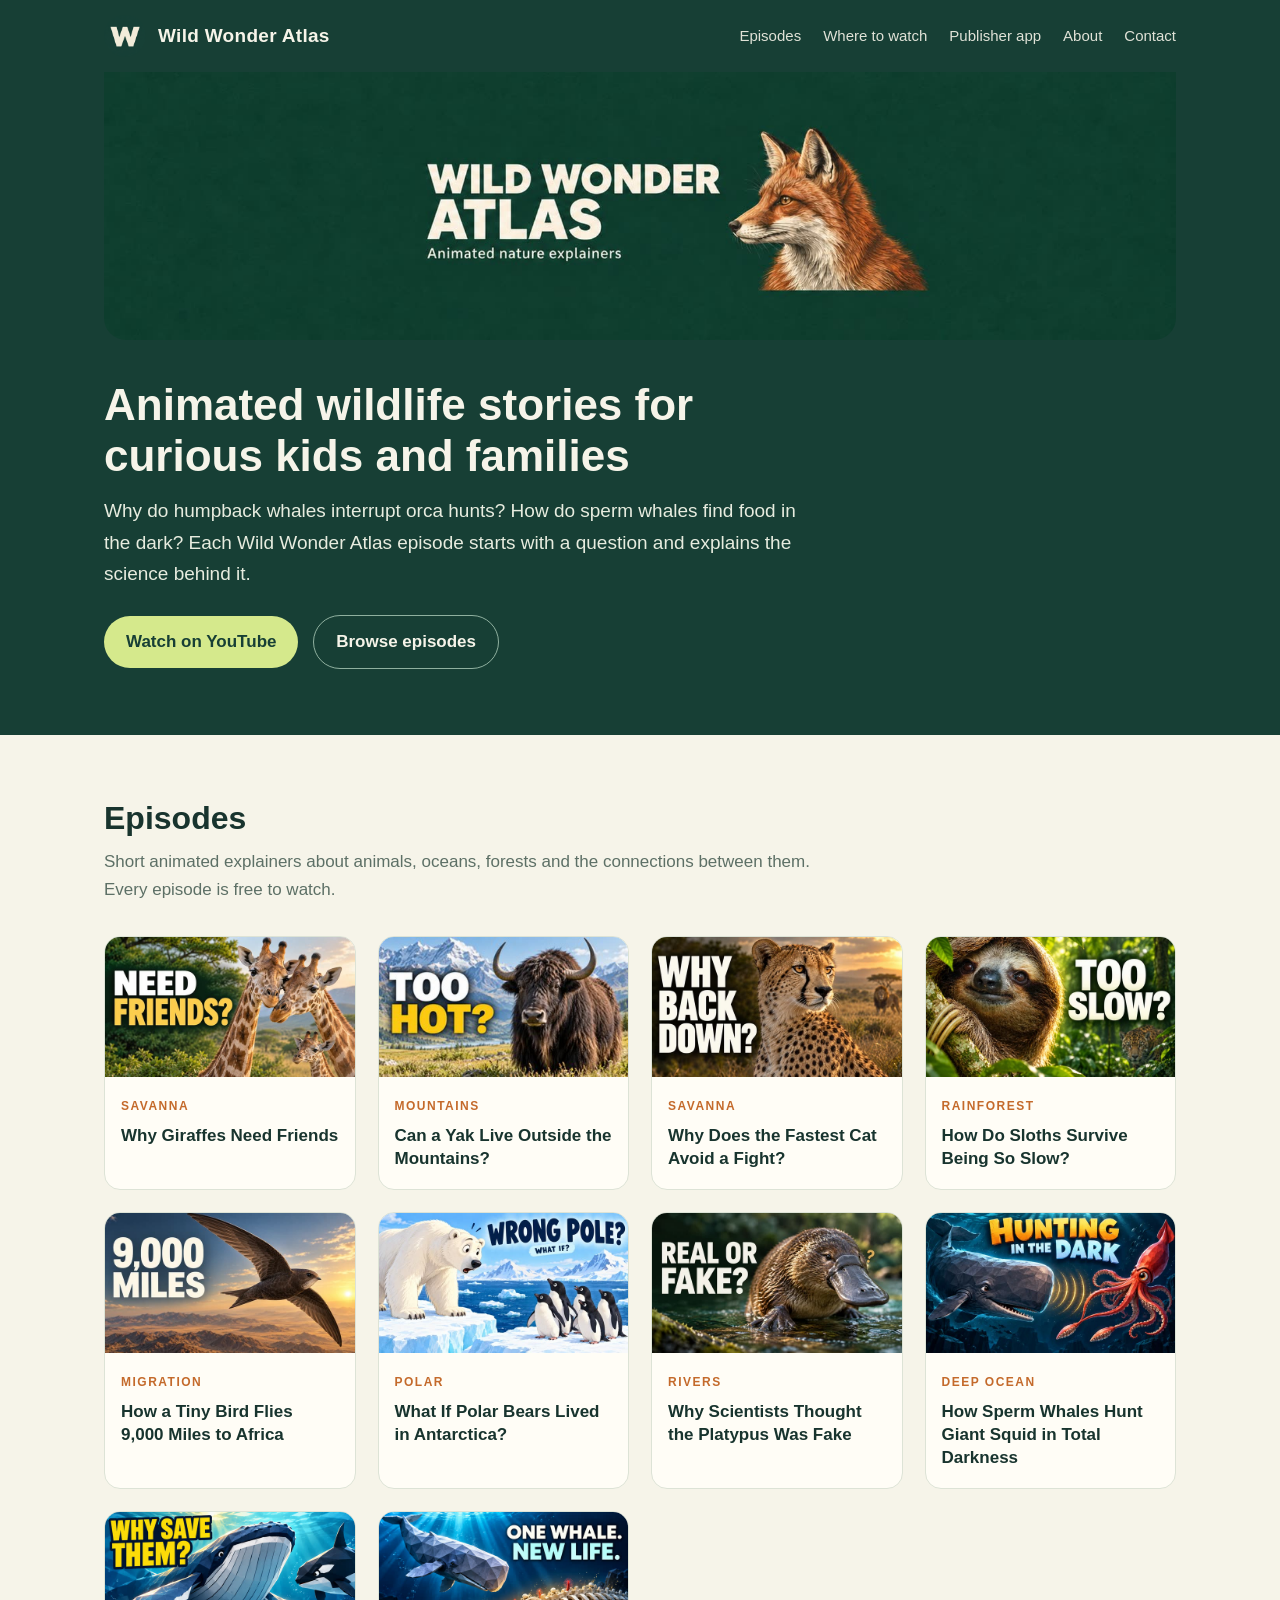
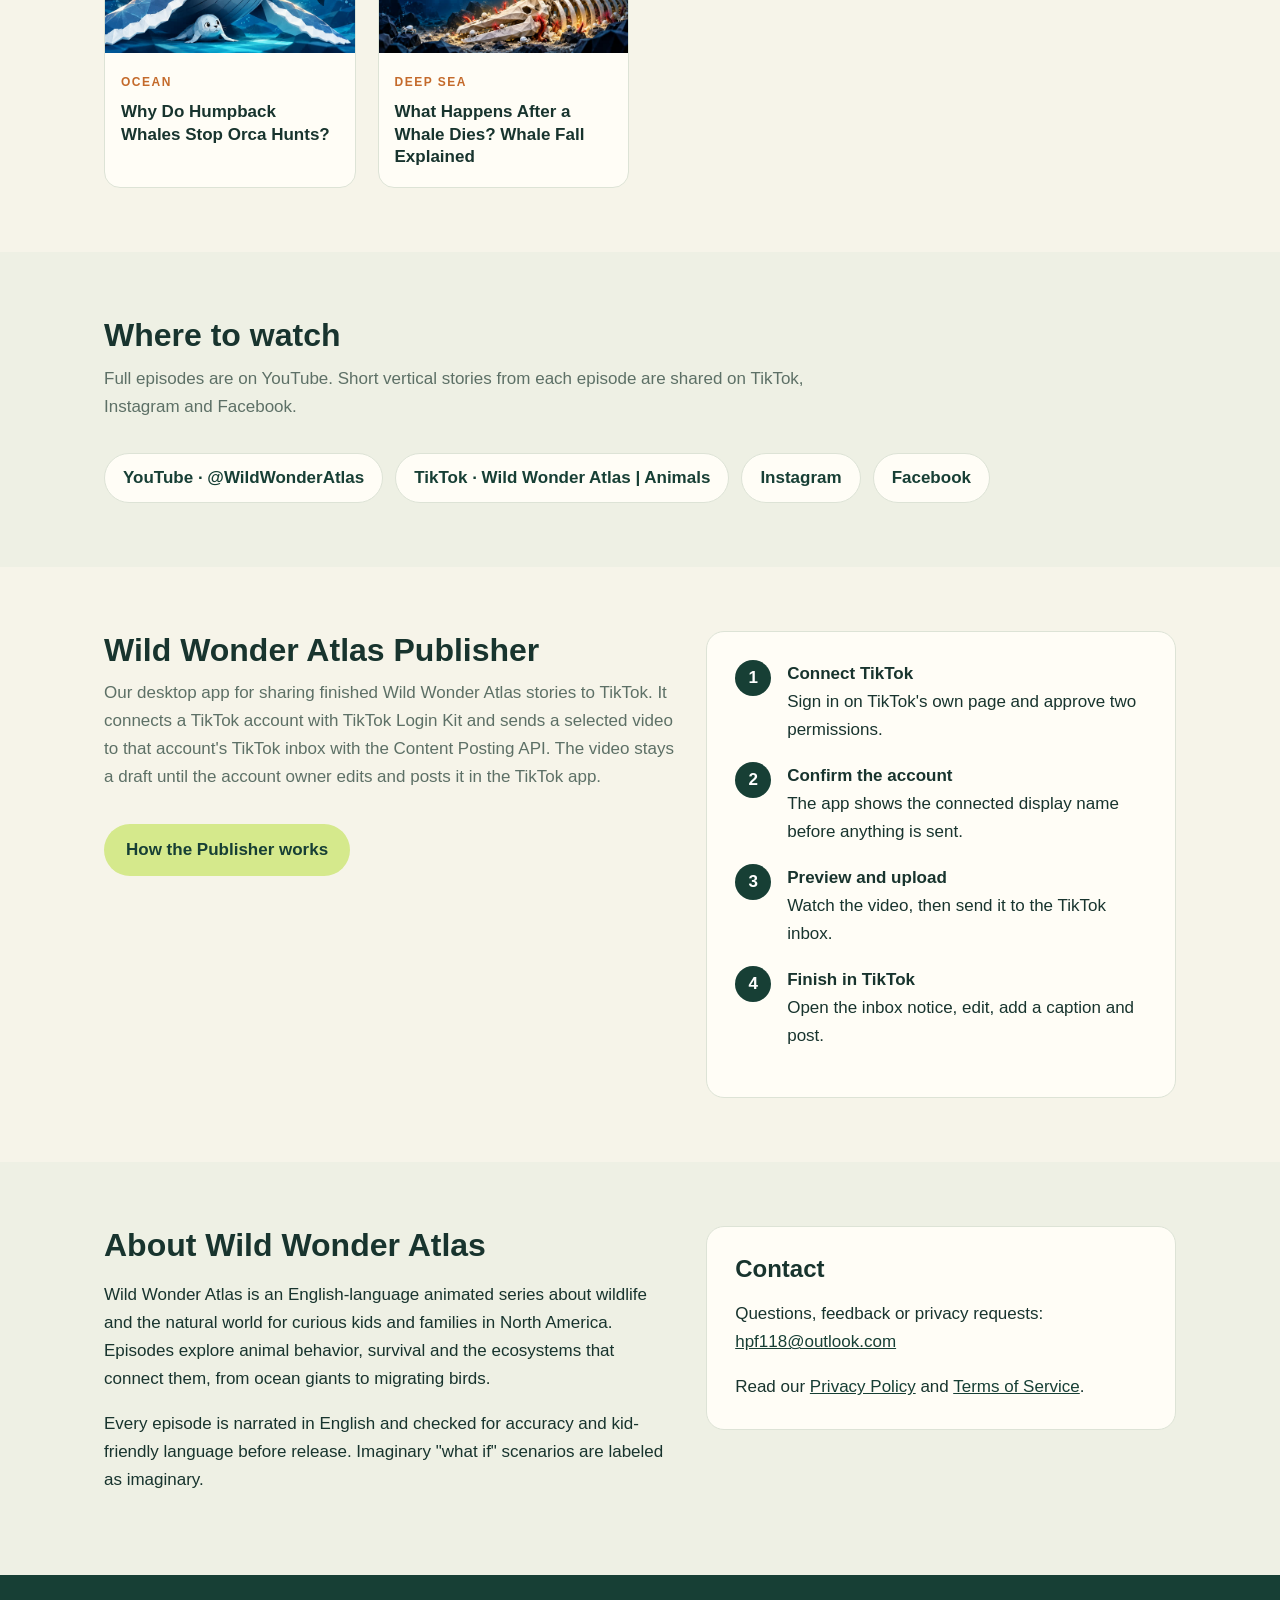
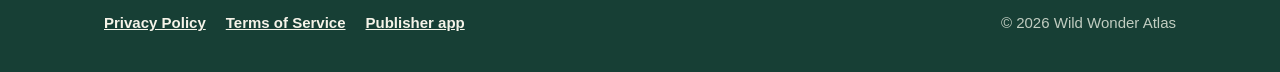
<file: index.html>
<!doctype html>
<html lang="en">
<head>
<meta charset="utf-8">
<meta name="viewport" content="width=device-width,initial-scale=1">
<title>Wild Wonder Atlas · Animated wildlife stories</title>
<meta name="description" content="Wild Wonder Atlas makes short animated videos about animals and the natural world for curious kids and families.">
<link rel="icon" href="assets/favicon.png">
<link rel="stylesheet" href="assets/site.css">
</head>
<body>
<header class="site-header"><div class="wrap">
  <a class="brand" href="./"><img src="assets/logo.png" alt="">Wild Wonder Atlas</a>
  <nav class="nav" aria-label="Main">
    <a href="#episodes">Episodes</a>
    <a href="#watch">Where to watch</a>
    <a href="publisher.html">Publisher app</a>
    <a href="#about">About</a>
    <a href="#contact">Contact</a>
  </nav>
</div></header>

<div class="hero">
  <div class="wrap">
    <img class="banner" src="assets/banner.jpg" alt="Wild Wonder Atlas: animated nature explainers">
    <h1>Animated wildlife stories for curious kids and families</h1>
    <p>Why do humpback whales interrupt orca hunts? How do sperm whales find food in the dark? Each Wild Wonder Atlas episode starts with a question and explains the science behind it.</p>
    <a class="btn" href="https://www.youtube.com/@WildWonderAtlas" target="_blank" rel="noopener">Watch on YouTube</a>
    <a class="btn ghost" href="#episodes">Browse episodes</a>
  </div>
</div>

<main>
<section id="episodes"><div class="wrap">
  <h2>Episodes</h2>
  <p class="lead">Short animated explainers about animals, oceans, forests and the connections between them. Every episode is free to watch.</p>
  <div class="grid">
    <a class="card" href="https://www.youtube.com/watch?v=ypf9FYFjybo" target="_blank" rel="noopener"><img src="assets/episodes/giraffe.jpg" alt="" loading="lazy"><div class="body"><span class="ep">Savanna</span><h3>Why Giraffes Need Friends</h3></div></a>
    <a class="card" href="https://www.youtube.com/watch?v=_Oc1u1o30BY" target="_blank" rel="noopener"><img src="assets/episodes/yak.jpg" alt="" loading="lazy"><div class="body"><span class="ep">Mountains</span><h3>Can a Yak Live Outside the Mountains?</h3></div></a>
    <a class="card" href="https://youtu.be/PtMTzSaX2i0" target="_blank" rel="noopener"><img src="assets/episodes/cheetah.jpg" alt="" loading="lazy"><div class="body"><span class="ep">Savanna</span><h3>Why Does the Fastest Cat Avoid a Fight?</h3></div></a>
    <a class="card" href="https://youtu.be/ADTaYzSQ8yM" target="_blank" rel="noopener"><img src="assets/episodes/sloth.jpg" alt="" loading="lazy"><div class="body"><span class="ep">Rainforest</span><h3>How Do Sloths Survive Being So Slow?</h3></div></a>
    <a class="card" href="https://youtu.be/OcNJiG47Cvo" target="_blank" rel="noopener"><img src="assets/episodes/swift.jpg" alt="" loading="lazy"><div class="body"><span class="ep">Migration</span><h3>How a Tiny Bird Flies 9,000 Miles to Africa</h3></div></a>
    <a class="card" href="https://youtu.be/HnYX46neRrM" target="_blank" rel="noopener"><img src="assets/episodes/polar-bear.jpg" alt="" loading="lazy"><div class="body"><span class="ep">Polar</span><h3>What If Polar Bears Lived in Antarctica?</h3></div></a>
    <a class="card" href="https://youtu.be/VruYuv_6Zz4" target="_blank" rel="noopener"><img src="assets/episodes/platypus.jpg" alt="" loading="lazy"><div class="body"><span class="ep">Rivers</span><h3>Why Scientists Thought the Platypus Was Fake</h3></div></a>
    <a class="card" href="https://www.youtube.com/watch?v=IwiirFUqueE" target="_blank" rel="noopener"><img src="assets/episodes/sperm-whale.jpg" alt="" loading="lazy"><div class="body"><span class="ep">Deep ocean</span><h3>How Sperm Whales Hunt Giant Squid in Total Darkness</h3></div></a>
    <a class="card" href="https://youtu.be/PVtACHRU_58" target="_blank" rel="noopener"><img src="assets/episodes/humpback-orca.jpg" alt="" loading="lazy"><div class="body"><span class="ep">Ocean</span><h3>Why Do Humpback Whales Stop Orca Hunts?</h3></div></a>
    <a class="card" href="https://youtu.be/ZBlgUFF6l5k" target="_blank" rel="noopener"><img src="assets/episodes/whale-fall.jpg" alt="" loading="lazy"><div class="body"><span class="ep">Deep sea</span><h3>What Happens After a Whale Dies? Whale Fall Explained</h3></div></a>
  </div>
</div></section>

<section id="watch" class="alt"><div class="wrap">
  <h2>Where to watch</h2>
  <p class="lead">Full episodes are on YouTube. Short vertical stories from each episode are shared on TikTok, Instagram and Facebook.</p>
  <div class="platforms">
    <a href="https://www.youtube.com/@WildWonderAtlas" target="_blank" rel="noopener">YouTube · @WildWonderAtlas</a>
    <a href="https://www.tiktok.com/@hpf118" target="_blank" rel="noopener">TikTok · Wild Wonder Atlas | Animals</a>
    <a href="https://www.instagram.com/hpf1182026/" target="_blank" rel="noopener">Instagram</a>
    <a href="https://www.facebook.com/profile.php?id=61594639574693" target="_blank" rel="noopener">Facebook</a>
  </div>
</div></section>

<section id="publisher"><div class="wrap two">
  <div>
    <h2>Wild Wonder Atlas Publisher</h2>
    <p class="lead">Our desktop app for sharing finished Wild Wonder Atlas stories to TikTok. It connects a TikTok account with TikTok Login Kit and sends a selected video to that account's TikTok inbox with the Content Posting API. The video stays a draft until the account owner edits and posts it in the TikTok app.</p>
    <a class="btn" href="publisher.html">How the Publisher works</a>
  </div>
  <div class="panel">
    <ol class="steps">
      <li><strong>Connect TikTok</strong>Sign in on TikTok's own page and approve two permissions.</li>
      <li><strong>Confirm the account</strong>The app shows the connected display name before anything is sent.</li>
      <li><strong>Preview and upload</strong>Watch the video, then send it to the TikTok inbox.</li>
      <li><strong>Finish in TikTok</strong>Open the inbox notice, edit, add a caption and post.</li>
    </ol>
  </div>
</div></section>

<section id="about" class="alt"><div class="wrap two">
  <div>
    <h2>About Wild Wonder Atlas</h2>
    <p>Wild Wonder Atlas is an English-language animated series about wildlife and the natural world for curious kids and families in North America. Episodes explore animal behavior, survival and the ecosystems that connect them, from ocean giants to migrating birds.</p>
    <p>Every episode is narrated in English and checked for accuracy and kid-friendly language before release. Imaginary "what if" scenarios are labeled as imaginary.</p>
  </div>
  <div class="panel" id="contact">
    <h2 style="font-size:24px">Contact</h2>
    <p>Questions, feedback or privacy requests:<br><a href="mailto:hpf118@outlook.com">hpf118@outlook.com</a></p>
    <p style="margin-bottom:0">Read our <a href="privacy.html">Privacy Policy</a> and <a href="terms.html">Terms of Service</a>.</p>
  </div>
</div></section>
</main>

<footer class="site-footer"><div class="wrap">
  <div class="legal"><a href="privacy.html">Privacy Policy</a><a href="terms.html">Terms of Service</a><a href="publisher.html">Publisher app</a></div>
  <div class="copy">© 2026 Wild Wonder Atlas</div>
</div></footer>
</body>
</html>
</file>
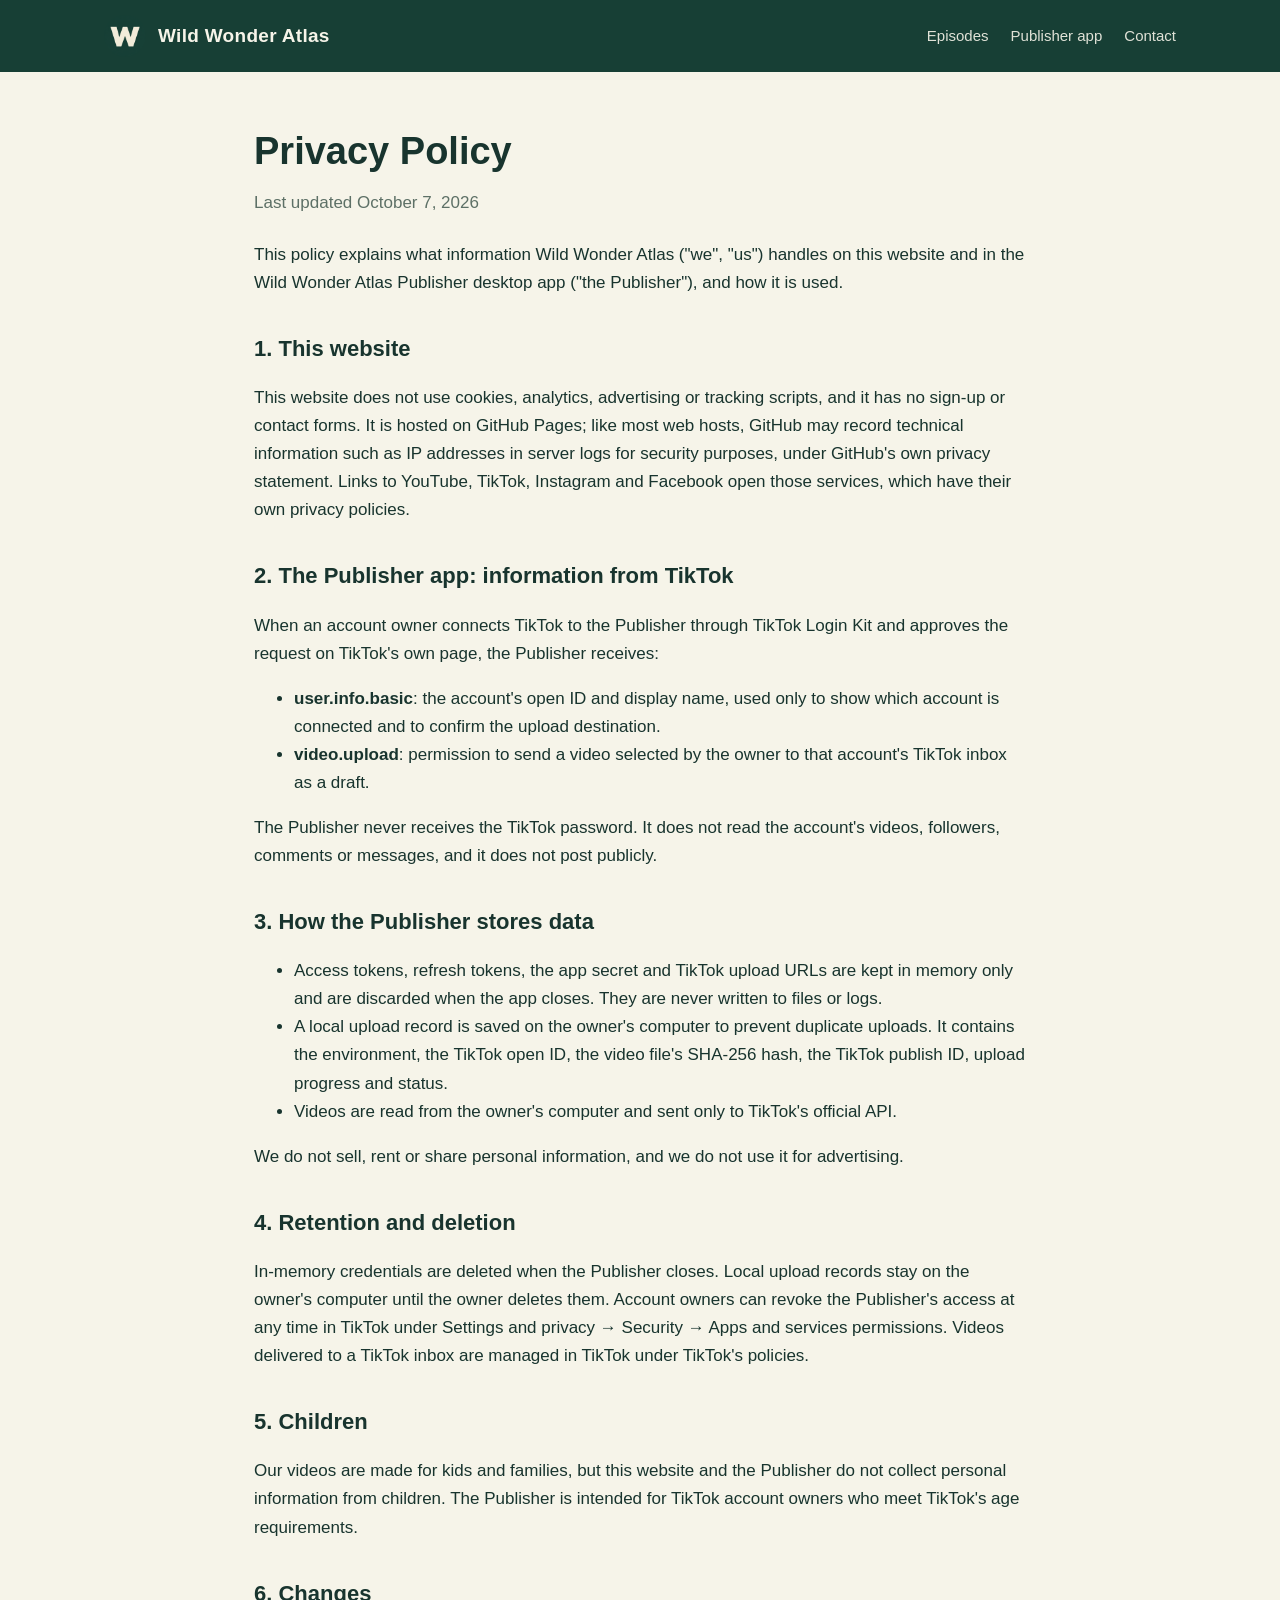
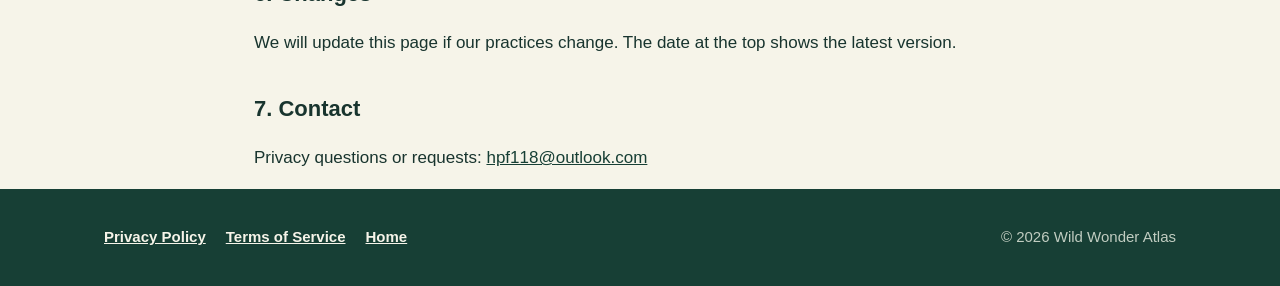
<file: privacy.html>
<!doctype html>
<html lang="en">
<head>
<meta charset="utf-8">
<meta name="viewport" content="width=device-width,initial-scale=1">
<title>Privacy Policy · Wild Wonder Atlas</title>
<link rel="icon" href="assets/favicon.png">
<link rel="stylesheet" href="assets/site.css">
</head>
<body>
<header class="site-header"><div class="wrap">
  <a class="brand" href="./"><img src="assets/logo.png" alt="">Wild Wonder Atlas</a>
  <nav class="nav" aria-label="Main">
    <a href="./#episodes">Episodes</a>
    <a href="publisher.html">Publisher app</a>
    <a href="./#contact">Contact</a>
  </nav>
</div></header>

<main class="wrap doc">
<h1>Privacy Policy</h1>
<p class="meta">Last updated October 7, 2026</p>
<p>This policy explains what information Wild Wonder Atlas ("we", "us") handles on this website and in the Wild Wonder Atlas Publisher desktop app ("the Publisher"), and how it is used.</p>

<h2>1. This website</h2>
<p>This website does not use cookies, analytics, advertising or tracking scripts, and it has no sign-up or contact forms. It is hosted on GitHub Pages; like most web hosts, GitHub may record technical information such as IP addresses in server logs for security purposes, under GitHub's own privacy statement. Links to YouTube, TikTok, Instagram and Facebook open those services, which have their own privacy policies.</p>

<h2>2. The Publisher app: information from TikTok</h2>
<p>When an account owner connects TikTok to the Publisher through TikTok Login Kit and approves the request on TikTok's own page, the Publisher receives:</p>
<ul>
  <li><b>user.info.basic</b>: the account's open ID and display name, used only to show which account is connected and to confirm the upload destination.</li>
  <li><b>video.upload</b>: permission to send a video selected by the owner to that account's TikTok inbox as a draft.</li>
</ul>
<p>The Publisher never receives the TikTok password. It does not read the account's videos, followers, comments or messages, and it does not post publicly.</p>

<h2>3. How the Publisher stores data</h2>
<ul>
  <li>Access tokens, refresh tokens, the app secret and TikTok upload URLs are kept in memory only and are discarded when the app closes. They are never written to files or logs.</li>
  <li>A local upload record is saved on the owner's computer to prevent duplicate uploads. It contains the environment, the TikTok open ID, the video file's SHA-256 hash, the TikTok publish ID, upload progress and status.</li>
  <li>Videos are read from the owner's computer and sent only to TikTok's official API.</li>
</ul>
<p>We do not sell, rent or share personal information, and we do not use it for advertising.</p>

<h2>4. Retention and deletion</h2>
<p>In-memory credentials are deleted when the Publisher closes. Local upload records stay on the owner's computer until the owner deletes them. Account owners can revoke the Publisher's access at any time in TikTok under Settings and privacy → Security → Apps and services permissions. Videos delivered to a TikTok inbox are managed in TikTok under TikTok's policies.</p>

<h2>5. Children</h2>
<p>Our videos are made for kids and families, but this website and the Publisher do not collect personal information from children. The Publisher is intended for TikTok account owners who meet TikTok's age requirements.</p>

<h2>6. Changes</h2>
<p>We will update this page if our practices change. The date at the top shows the latest version.</p>

<h2>7. Contact</h2>
<p>Privacy questions or requests: <a href="mailto:hpf118@outlook.com">hpf118@outlook.com</a></p>
</main>

<footer class="site-footer"><div class="wrap">
  <div class="legal"><a href="privacy.html">Privacy Policy</a><a href="terms.html">Terms of Service</a><a href="./">Home</a></div>
  <div class="copy">© 2026 Wild Wonder Atlas</div>
</div></footer>
</body>
</html>
</file>
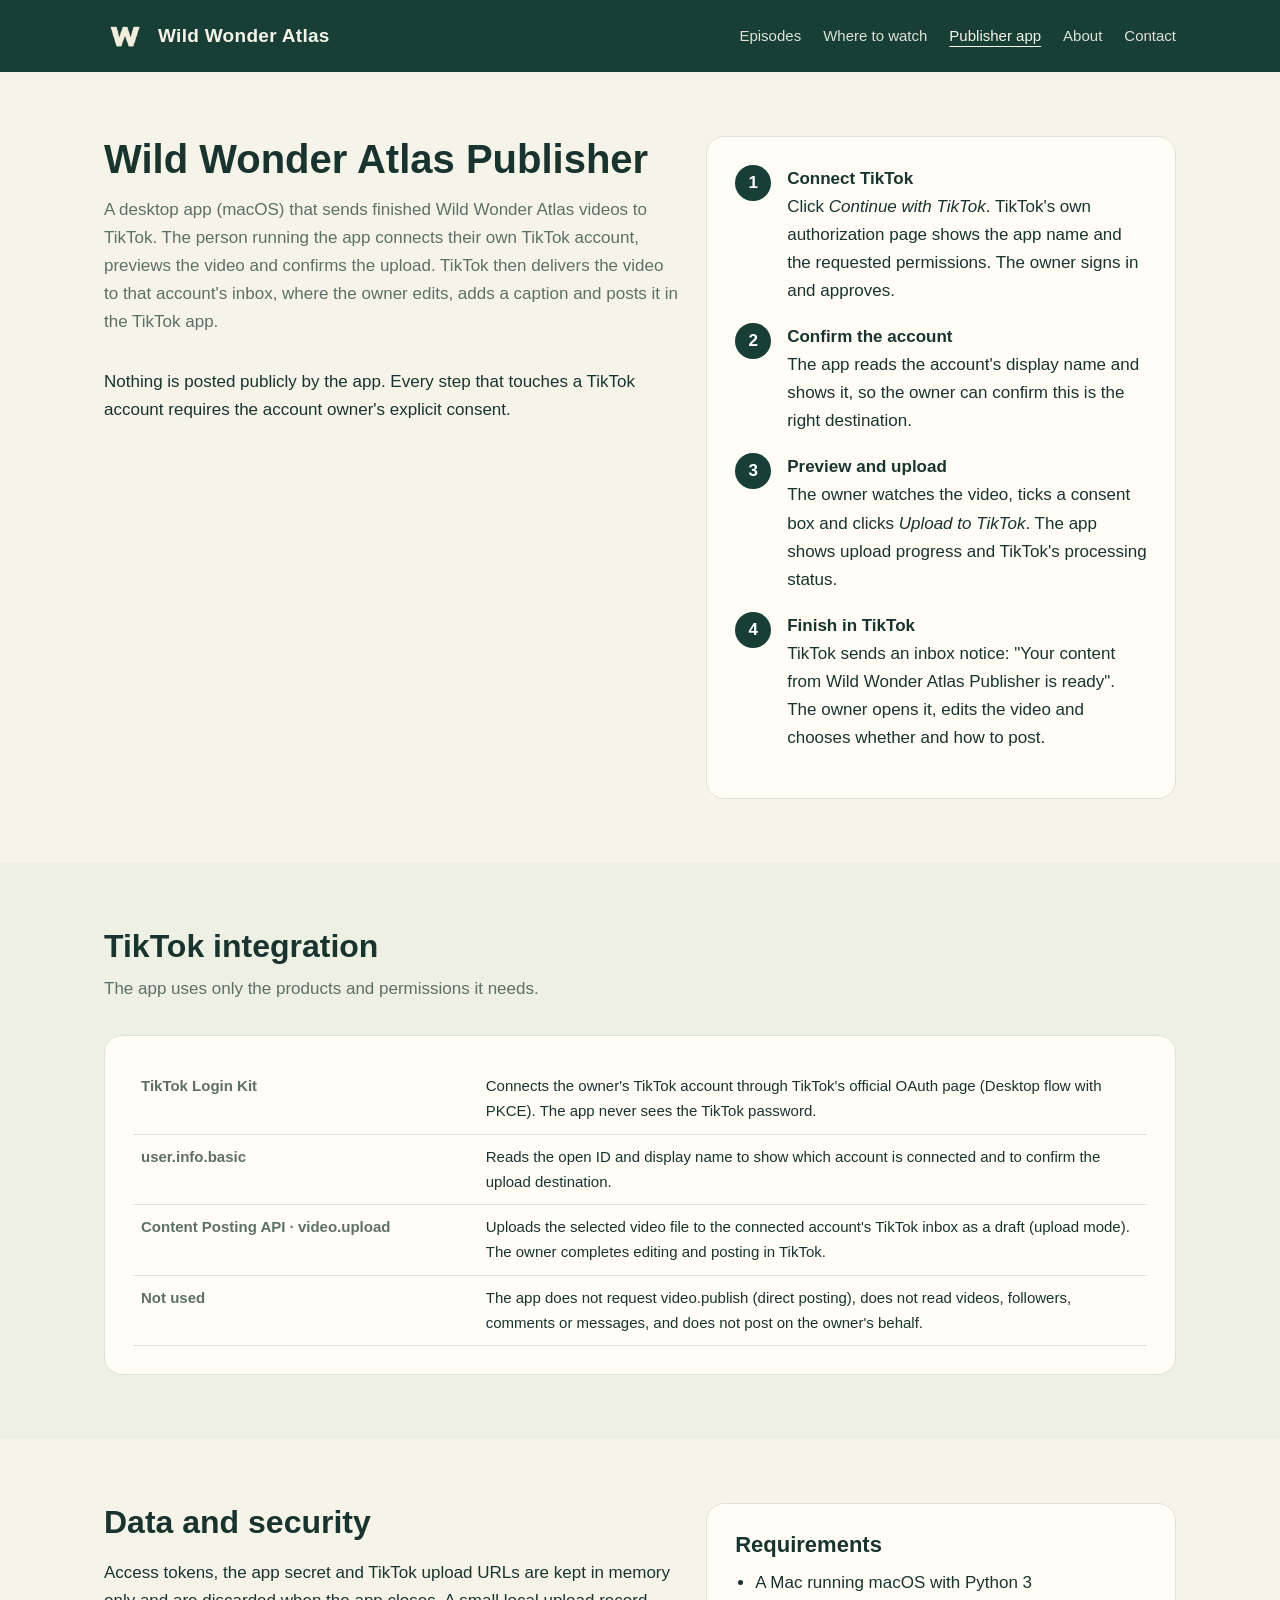
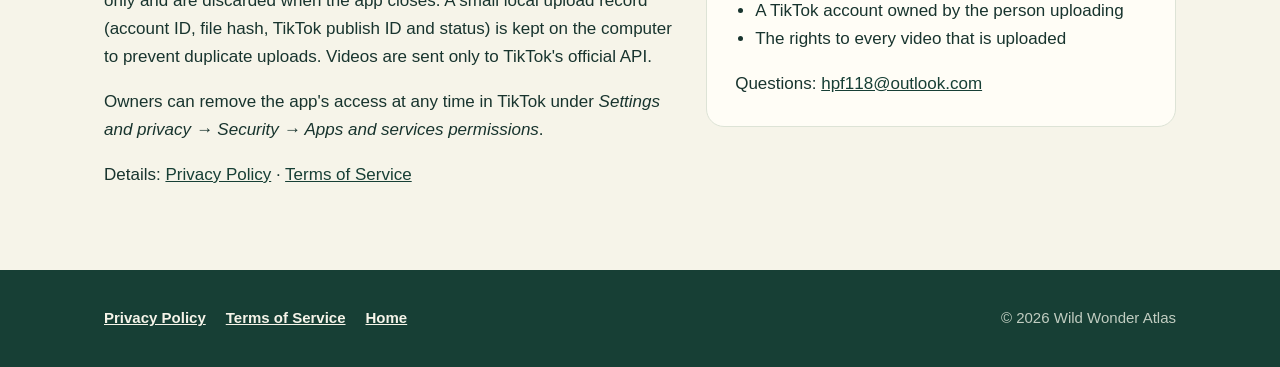
<file: publisher.html>
<!doctype html>
<html lang="en">
<head>
<meta charset="utf-8">
<meta name="viewport" content="width=device-width,initial-scale=1">
<title>Wild Wonder Atlas Publisher · Share stories to TikTok</title>
<meta name="description" content="Wild Wonder Atlas Publisher is a desktop app that sends Wild Wonder Atlas videos to a TikTok inbox with TikTok Login Kit and the Content Posting API.">
<link rel="icon" href="assets/favicon.png">
<link rel="stylesheet" href="assets/site.css">
</head>
<body>
<header class="site-header"><div class="wrap">
  <a class="brand" href="./"><img src="assets/logo.png" alt="">Wild Wonder Atlas</a>
  <nav class="nav" aria-label="Main">
    <a href="./#episodes">Episodes</a>
    <a href="./#watch">Where to watch</a>
    <a href="publisher.html" aria-current="page">Publisher app</a>
    <a href="./#about">About</a>
    <a href="./#contact">Contact</a>
  </nav>
</div></header>

<main>
<section><div class="wrap two">
  <div>
    <h1 style="font-size:40px;line-height:1.15;margin:0 0 14px">Wild Wonder Atlas Publisher</h1>
    <p class="lead">A desktop app (macOS) that sends finished Wild Wonder Atlas videos to TikTok. The person running the app connects their own TikTok account, previews the video and confirms the upload. TikTok then delivers the video to that account's inbox, where the owner edits, adds a caption and posts it in the TikTok app.</p>
    <p>Nothing is posted publicly by the app. Every step that touches a TikTok account requires the account owner's explicit consent.</p>
  </div>
  <div class="panel">
    <ol class="steps">
      <li><strong>Connect TikTok</strong>Click <em>Continue with TikTok</em>. TikTok's own authorization page shows the app name and the requested permissions. The owner signs in and approves.</li>
      <li><strong>Confirm the account</strong>The app reads the account's display name and shows it, so the owner can confirm this is the right destination.</li>
      <li><strong>Preview and upload</strong>The owner watches the video, ticks a consent box and clicks <em>Upload to TikTok</em>. The app shows upload progress and TikTok's processing status.</li>
      <li><strong>Finish in TikTok</strong>TikTok sends an inbox notice: "Your content from Wild Wonder Atlas Publisher is ready". The owner opens it, edits the video and chooses whether and how to post.</li>
    </ol>
  </div>
</div></section>

<section class="alt"><div class="wrap">
  <h2>TikTok integration</h2>
  <p class="lead">The app uses only the products and permissions it needs.</p>
  <div class="panel">
    <table>
      <tr><th>TikTok Login Kit</th><td>Connects the owner's TikTok account through TikTok's official OAuth page (Desktop flow with PKCE). The app never sees the TikTok password.</td></tr>
      <tr><th>user.info.basic</th><td>Reads the open ID and display name to show which account is connected and to confirm the upload destination.</td></tr>
      <tr><th>Content Posting API · video.upload</th><td>Uploads the selected video file to the connected account's TikTok inbox as a draft (upload mode). The owner completes editing and posting in TikTok.</td></tr>
      <tr><th>Not used</th><td>The app does not request video.publish (direct posting), does not read videos, followers, comments or messages, and does not post on the owner's behalf.</td></tr>
    </table>
  </div>
</div></section>

<section><div class="wrap two">
  <div>
    <h2>Data and security</h2>
    <p>Access tokens, the app secret and TikTok upload URLs are kept in memory only and are discarded when the app closes. A small local upload record (account ID, file hash, TikTok publish ID and status) is kept on the computer to prevent duplicate uploads. Videos are sent only to TikTok's official API.</p>
    <p>Owners can remove the app's access at any time in TikTok under <em>Settings and privacy → Security → Apps and services permissions</em>.</p>
    <p>Details: <a href="privacy.html">Privacy Policy</a> · <a href="terms.html">Terms of Service</a></p>
  </div>
  <div class="panel">
    <h2 style="font-size:22px">Requirements</h2>
    <ul style="margin:0;padding-left:20px">
      <li>A Mac running macOS with Python 3</li>
      <li>A TikTok account owned by the person uploading</li>
      <li>The rights to every video that is uploaded</li>
    </ul>
    <p style="margin-bottom:0">Questions: <a href="mailto:hpf118@outlook.com">hpf118@outlook.com</a></p>
  </div>
</div></section>
</main>

<footer class="site-footer"><div class="wrap">
  <div class="legal"><a href="privacy.html">Privacy Policy</a><a href="terms.html">Terms of Service</a><a href="./">Home</a></div>
  <div class="copy">© 2026 Wild Wonder Atlas</div>
</div></footer>
</body>
</html>
</file>
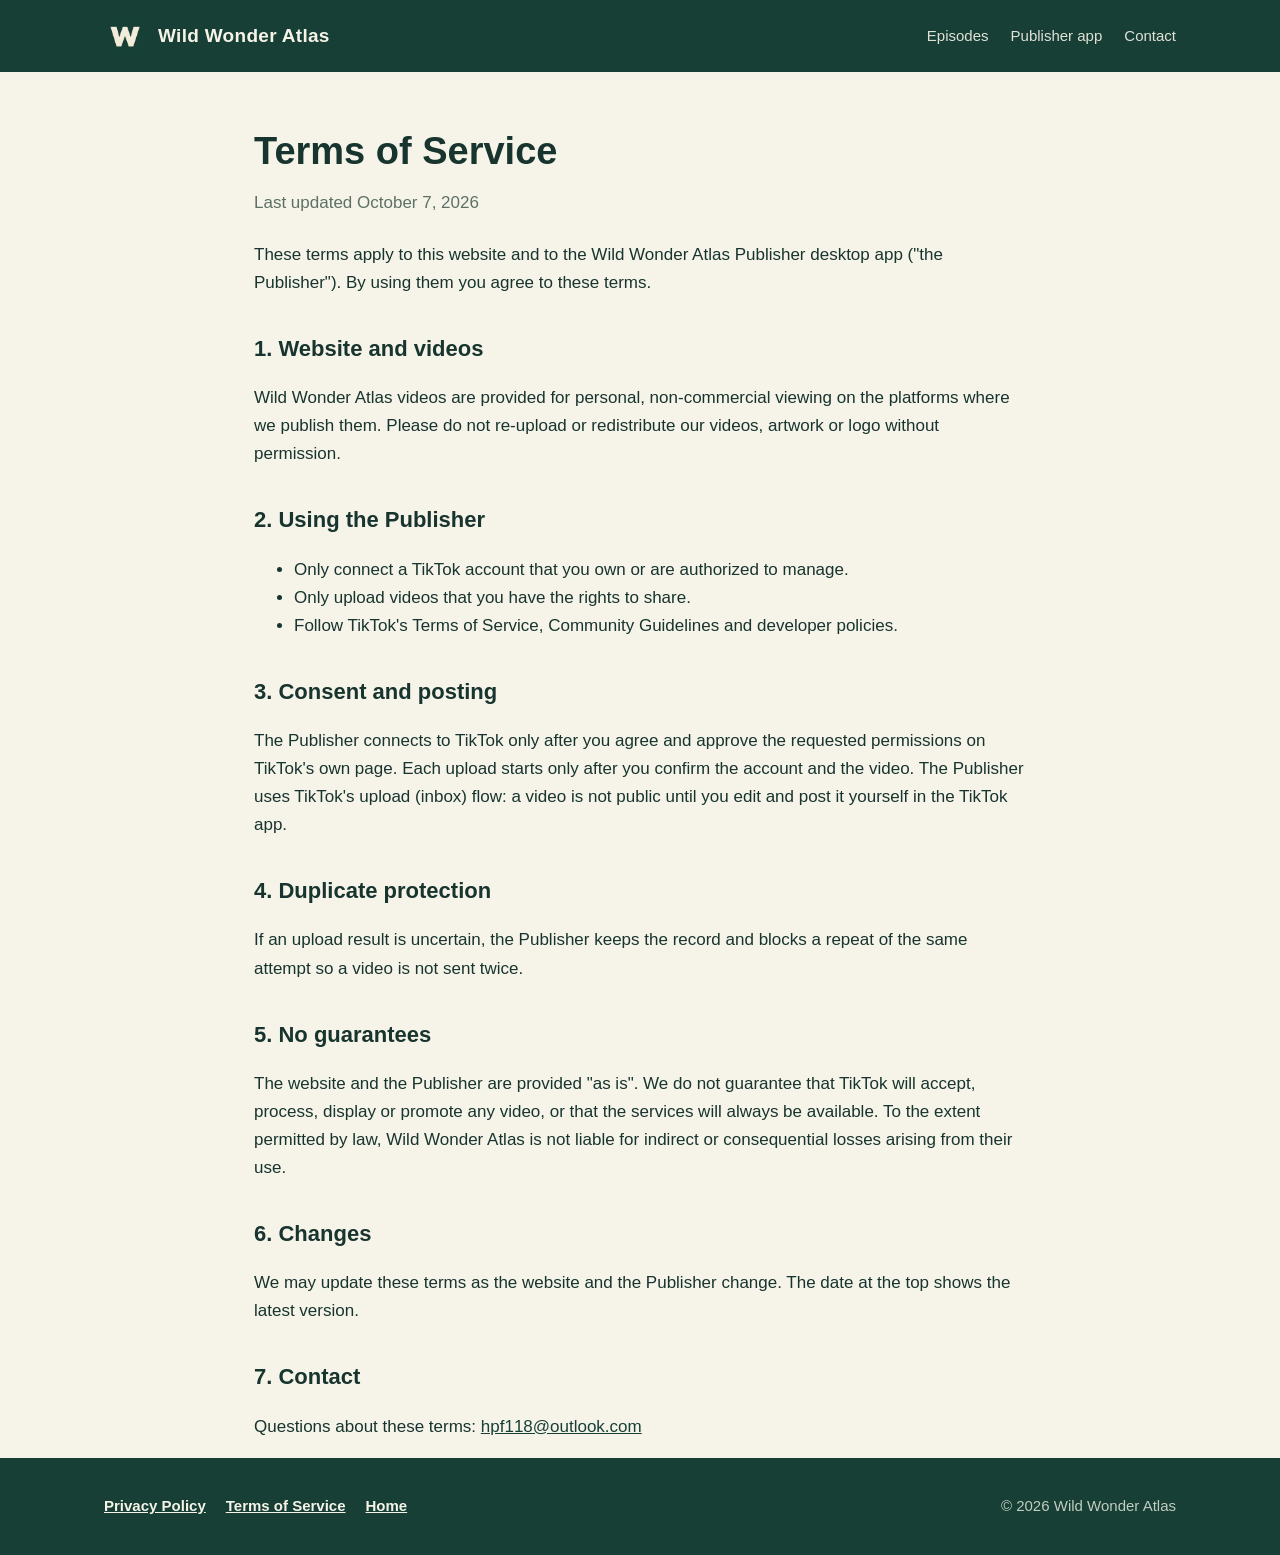
<file: terms.html>
<!doctype html>
<html lang="en">
<head>
<meta charset="utf-8">
<meta name="viewport" content="width=device-width,initial-scale=1">
<title>Terms of Service · Wild Wonder Atlas</title>
<link rel="icon" href="assets/favicon.png">
<link rel="stylesheet" href="assets/site.css">
</head>
<body>
<header class="site-header"><div class="wrap">
  <a class="brand" href="./"><img src="assets/logo.png" alt="">Wild Wonder Atlas</a>
  <nav class="nav" aria-label="Main">
    <a href="./#episodes">Episodes</a>
    <a href="publisher.html">Publisher app</a>
    <a href="./#contact">Contact</a>
  </nav>
</div></header>

<main class="wrap doc">
<h1>Terms of Service</h1>
<p class="meta">Last updated October 7, 2026</p>
<p>These terms apply to this website and to the Wild Wonder Atlas Publisher desktop app ("the Publisher"). By using them you agree to these terms.</p>

<h2>1. Website and videos</h2>
<p>Wild Wonder Atlas videos are provided for personal, non-commercial viewing on the platforms where we publish them. Please do not re-upload or redistribute our videos, artwork or logo without permission.</p>

<h2>2. Using the Publisher</h2>
<ul>
  <li>Only connect a TikTok account that you own or are authorized to manage.</li>
  <li>Only upload videos that you have the rights to share.</li>
  <li>Follow TikTok's Terms of Service, Community Guidelines and developer policies.</li>
</ul>

<h2>3. Consent and posting</h2>
<p>The Publisher connects to TikTok only after you agree and approve the requested permissions on TikTok's own page. Each upload starts only after you confirm the account and the video. The Publisher uses TikTok's upload (inbox) flow: a video is not public until you edit and post it yourself in the TikTok app.</p>

<h2>4. Duplicate protection</h2>
<p>If an upload result is uncertain, the Publisher keeps the record and blocks a repeat of the same attempt so a video is not sent twice.</p>

<h2>5. No guarantees</h2>
<p>The website and the Publisher are provided "as is". We do not guarantee that TikTok will accept, process, display or promote any video, or that the services will always be available. To the extent permitted by law, Wild Wonder Atlas is not liable for indirect or consequential losses arising from their use.</p>

<h2>6. Changes</h2>
<p>We may update these terms as the website and the Publisher change. The date at the top shows the latest version.</p>

<h2>7. Contact</h2>
<p>Questions about these terms: <a href="mailto:hpf118@outlook.com">hpf118@outlook.com</a></p>
</main>

<footer class="site-footer"><div class="wrap">
  <div class="legal"><a href="privacy.html">Privacy Policy</a><a href="terms.html">Terms of Service</a><a href="./">Home</a></div>
  <div class="copy">© 2026 Wild Wonder Atlas</div>
</div></footer>
</body>
</html>
</file>
<file: assets/site.css>
:root{--green:#173f35;--green-2:#1f5245;--ivory:#f6f4e9;--paper:#fffdf6;--ink:#18342e;--muted:#5d7066;--line:#dde3d6;--copper:#c46a2b;--accent:#d5e98c}
*{box-sizing:border-box}
html{scroll-behavior:smooth}
body{margin:0;background:var(--ivory);color:var(--ink);font:17px/1.65 -apple-system,BlinkMacSystemFont,"Segoe UI",Roboto,"Helvetica Neue",Arial,sans-serif}
a{color:var(--green)}
img{max-width:100%;display:block}
.wrap{max-width:1120px;margin:0 auto;padding:0 24px}
.site-header{background:var(--green);color:var(--ivory)}
.site-header .wrap{display:flex;align-items:center;gap:16px;min-height:72px;flex-wrap:wrap}
.brand{display:flex;align-items:center;gap:12px;color:var(--ivory);text-decoration:none;font-weight:800;letter-spacing:.3px;font-size:19px}
.brand img{width:42px;height:42px;border-radius:50%}
.nav{margin-left:auto;display:flex;gap:22px;flex-wrap:wrap}
.nav a{color:var(--ivory);text-decoration:none;font-size:15px;opacity:.9}
.nav a:hover,.nav a[aria-current=page]{opacity:1;text-decoration:underline;text-underline-offset:5px}
.hero{background:var(--green);color:var(--ivory);padding:0 0 56px}
.hero .banner{width:100%;aspect-ratio:1600/400;object-fit:cover;border-radius:0 0 22px 22px}
.hero h1{font-size:44px;line-height:1.15;margin:40px 0 14px;max-width:760px}
.hero p{font-size:19px;max-width:700px;margin:0 0 26px;color:#e7ecdf}
.btn{display:inline-block;background:var(--accent);color:var(--green);font-weight:700;text-decoration:none;padding:12px 22px;border-radius:999px;margin:0 10px 10px 0}
.btn.ghost{background:transparent;color:var(--ivory);border:1.5px solid #8fb09f}
section{padding:64px 0}
section h2{font-size:32px;line-height:1.2;margin:0 0 10px}
.lead{color:var(--muted);max-width:720px;margin:0 0 32px}
.grid{display:grid;grid-template-columns:repeat(auto-fill,minmax(250px,1fr));gap:22px}
.card{background:var(--paper);border:1px solid var(--line);border-radius:16px;overflow:hidden;text-decoration:none;color:var(--ink);display:flex;flex-direction:column;transition:transform .15s ease,box-shadow .15s ease}
.card:hover{transform:translateY(-3px);box-shadow:0 10px 24px #173f3518}
.card img{aspect-ratio:16/9;object-fit:cover;width:100%}
.card .body{padding:14px 16px 18px}
.card .ep{font-size:12px;letter-spacing:1.5px;font-weight:700;color:var(--copper);text-transform:uppercase}
.card h3{font-size:17px;line-height:1.35;margin:6px 0 0}
.panel{background:var(--paper);border:1px solid var(--line);border-radius:18px;padding:28px}
.two{display:grid;grid-template-columns:1.1fr .9fr;gap:28px;align-items:start}
.steps{counter-reset:s;list-style:none;padding:0;margin:0}
.steps li{counter-increment:s;position:relative;padding:0 0 18px 52px}
.steps li::before{content:counter(s);position:absolute;left:0;top:0;width:36px;height:36px;border-radius:50%;background:var(--green);color:#fff;display:grid;place-items:center;font-weight:700}
.steps strong{display:block}
.platforms{display:flex;flex-wrap:wrap;gap:12px;margin-top:8px}
.platforms a{background:var(--paper);border:1px solid var(--line);border-radius:999px;padding:10px 18px;text-decoration:none;font-weight:600}
.alt{background:#eef0e4}
table{border-collapse:collapse;width:100%;font-size:15px}
th,td{border-bottom:1px solid var(--line);text-align:left;padding:10px 8px;vertical-align:top}
th{color:var(--muted);font-weight:600;width:34%}
.doc{max-width:820px}
.doc h1{font-size:38px;margin:48px 0 6px}
.doc h2{font-size:22px;margin:34px 0 8px}
.doc .meta{color:var(--muted);margin:0 0 24px}
.site-footer{background:var(--green);color:#dfe6da;padding:36px 0;font-size:15px}
.site-footer .wrap{display:flex;gap:24px;flex-wrap:wrap;align-items:center}
.site-footer a{color:var(--ivory);font-weight:600}
.site-footer .legal{display:flex;gap:20px}
.site-footer .copy{margin-left:auto;opacity:.85}
@media (max-width:820px){.hero h1{font-size:32px}.two{grid-template-columns:1fr}.nav{margin-left:0;width:100%;padding-bottom:12px}.site-footer .copy{margin-left:0}}
</file>
